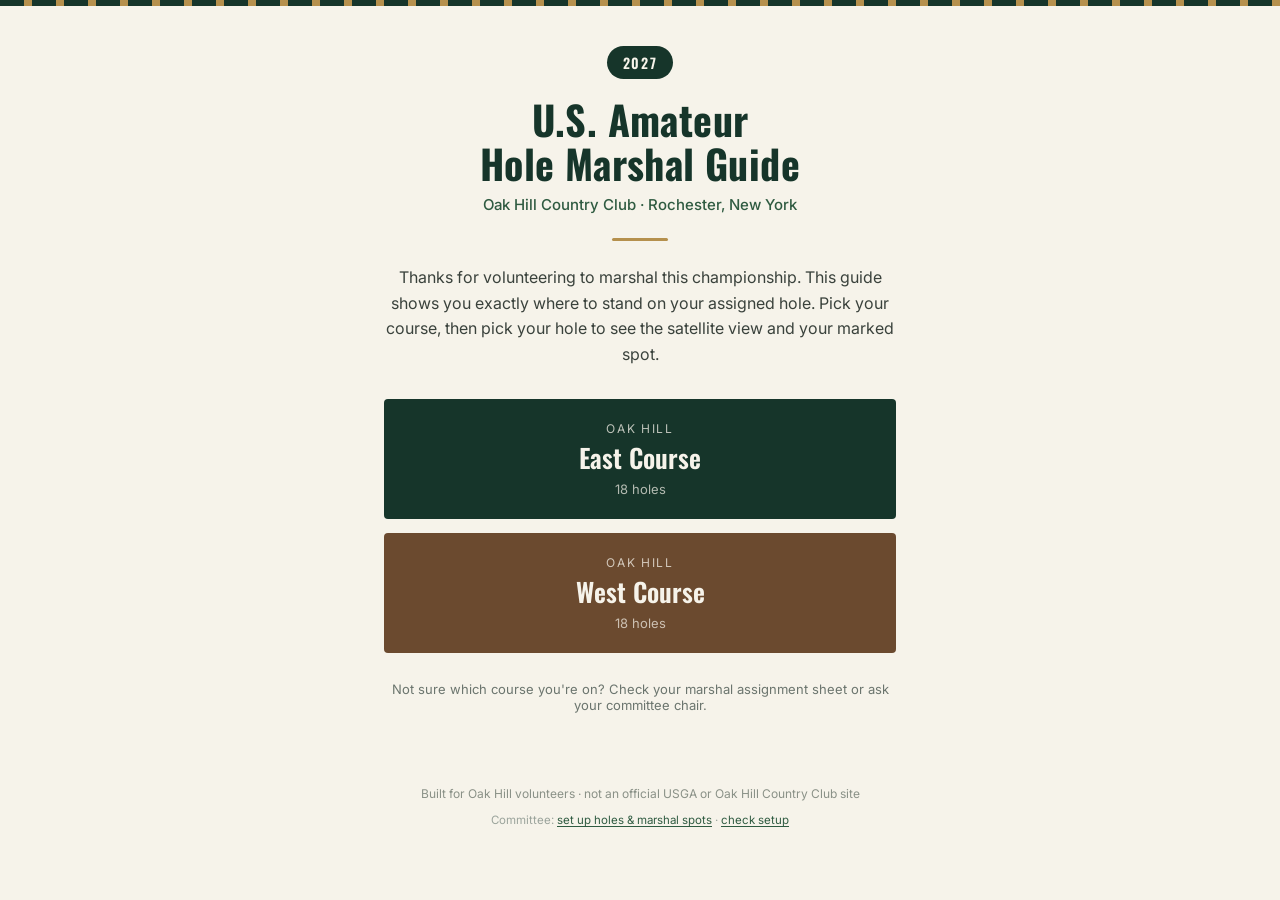
<file: index.html>
<!DOCTYPE html>
<html lang="en">
<head>
<meta charset="UTF-8">
<meta name="viewport" content="width=device-width, initial-scale=1.0, maximum-scale=1.0">
<title>Marshal Field Guide — Oak Hill Country Club</title>
<link rel="preconnect" href="https://fonts.googleapis.com">
<link href="https://fonts.googleapis.com/css2?family=Oswald:wght@500;600;700&family=Inter:wght@400;500;600&display=swap" rel="stylesheet">
<link rel="stylesheet" href="css/style.css">
</head>
<body>

<div class="ribbon"></div>

<main class="welcome">
  <div class="badge-row"><span class="year-badge">2027</span></div>
  <h1 class="event-title">U.S. Amateur<br>Hole Marshal Guide</h1>
  <p class="venue-line">Oak Hill Country Club &middot; Rochester, New York</p>
  <div class="divider"></div>
  <p class="welcome-copy">
    Thanks for volunteering to marshal this championship. This guide shows you
    exactly where to stand on your assigned hole. Pick your course, then pick
    your hole to see the satellite view and your marked spot.
  </p>
  <div class="course-picker">
    <a class="course-btn course-btn--east" href="course.html?course=east">
      <span class="course-btn__label">Oak Hill</span>
      <span class="course-btn__name">East&nbsp;Course</span>
      <span class="course-btn__meta">18 holes</span>
    </a>
    <a class="course-btn course-btn--west" href="course.html?course=west">
      <span class="course-btn__label">Oak Hill</span>
      <span class="course-btn__name">West&nbsp;Course</span>
      <span class="course-btn__meta">18 holes</span>
    </a>
  </div>
  <p class="footnote">Not sure which course you're on? Check your marshal assignment sheet or ask your committee chair.</p>
</main>

<footer class="site-footer">
  <p>Built for Oak Hill volunteers &middot; not an official USGA or Oak Hill Country Club site</p>
  <p class="site-footer__admin">
    Committee: <a href="admin.html">set up holes &amp; marshal spots</a>
    &middot; <a href="preflight.html">check setup</a>
  </p>
</footer>

</body>
</html>
</file>
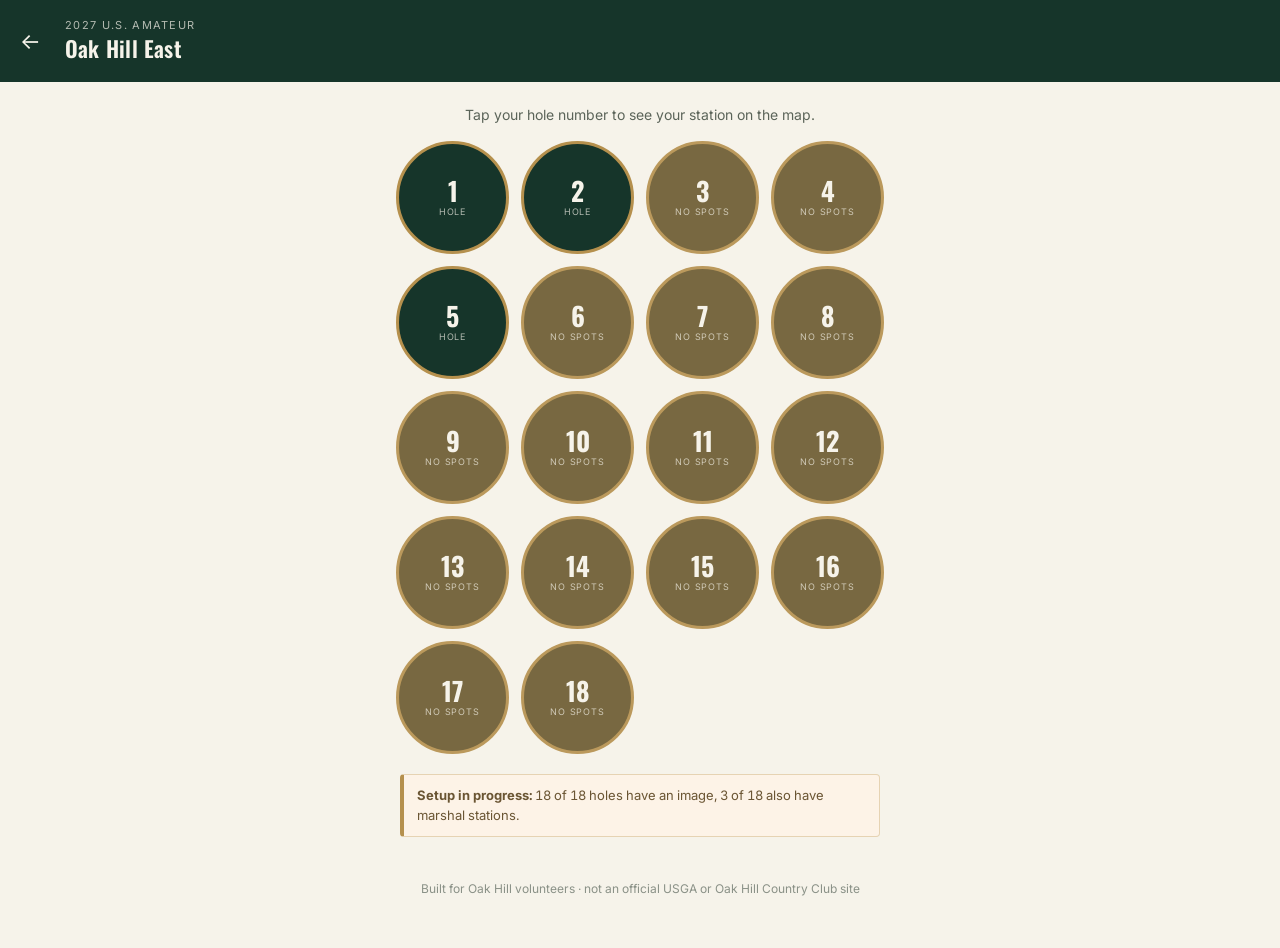
<file: course.html>
<!DOCTYPE html>
<html lang="en">
<head>
<meta charset="UTF-8">
<meta name="viewport" content="width=device-width, initial-scale=1.0">
<title>Select Hole — Oak Hill Marshal Guide</title>
<link rel="preconnect" href="https://fonts.googleapis.com">
<link href="https://fonts.googleapis.com/css2?family=Oswald:wght@500;600;700&family=Inter:wght@400;500;600&display=swap" rel="stylesheet">
<link rel="stylesheet" href="css/style.css">
</head>
<body class="course-page">

<header class="course-header">
  <a href="index.html" class="back-link" aria-label="Back to home">&larr;</a>
  <div class="course-header__text">
    <span class="course-header__eyebrow">2027 U.S. Amateur</span>
    <h1 class="course-header__title" id="course-title">Loading course&hellip;</h1>
  </div>
</header>

<main class="hole-grid-wrap">
  <p class="hole-grid-instructions">Tap your hole number to see your station on the map.</p>
  <div class="hole-grid" id="hole-grid" role="list"></div>
  <p class="grid-summary" id="grid-summary" hidden></p>
</main>

<footer class="site-footer">
  <p>Built for Oak Hill volunteers &middot; not an official USGA or Oak Hill Country Club site</p>
</footer>

<script src="js/holes-data.js"></script>
<script src="js/app.js"></script>
<script>
  renderCoursePage();
</script>
</body>
</html>
</file>
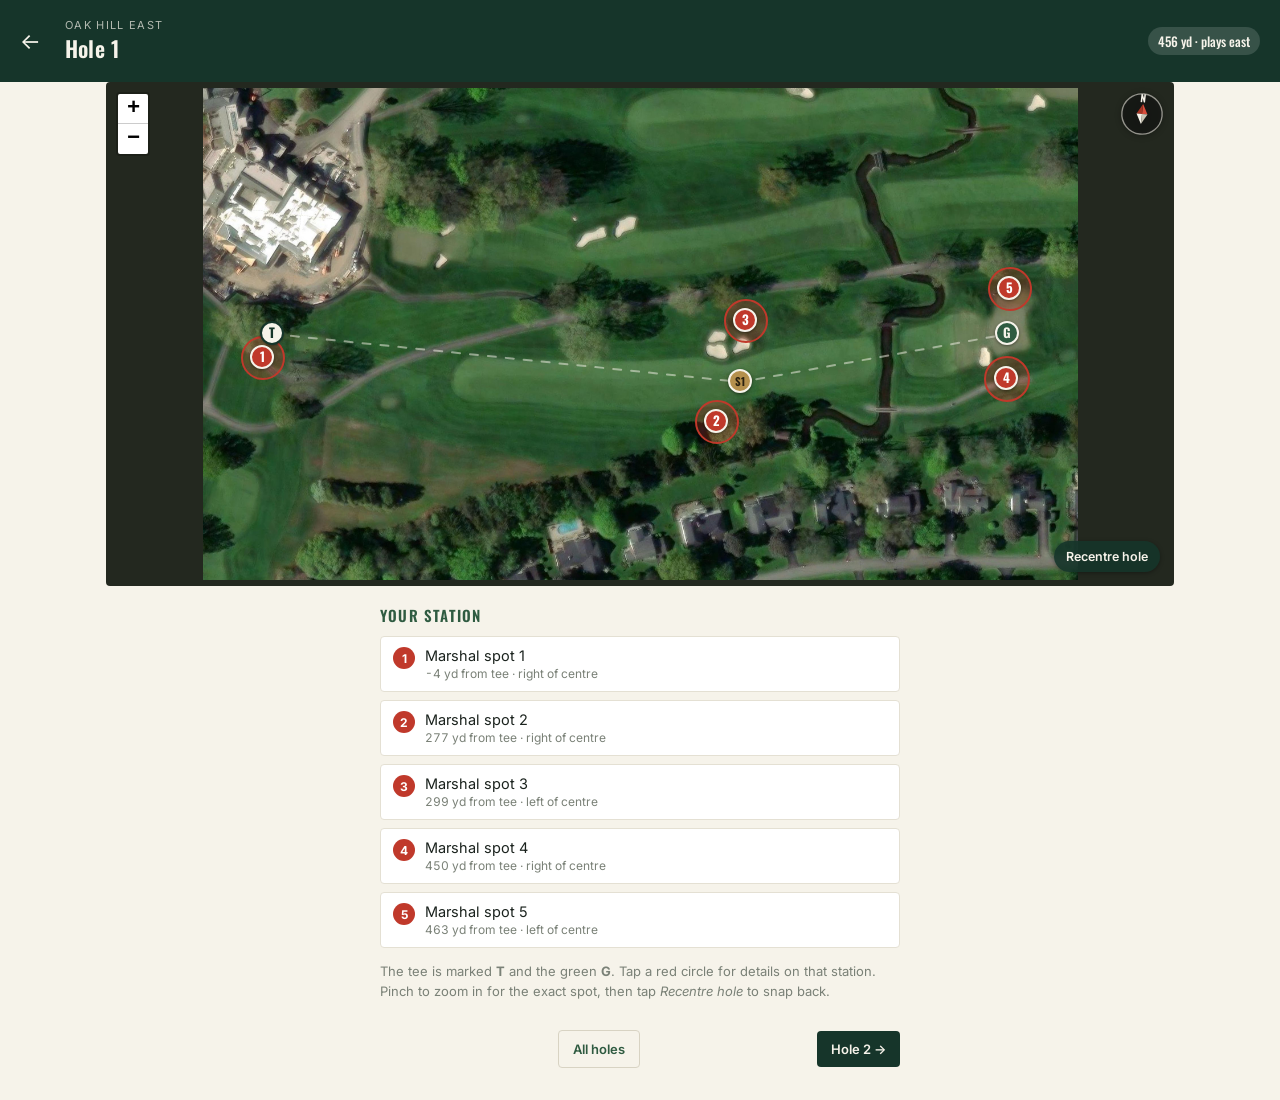
<file: hole.html>
<!DOCTYPE html>
<html lang="en">
<head>
<meta charset="UTF-8">
<meta name="viewport" content="width=device-width, initial-scale=1.0">
<title>Hole Station — Oak Hill Marshal Guide</title>
<link rel="preconnect" href="https://fonts.googleapis.com">
<link href="https://fonts.googleapis.com/css2?family=Oswald:wght@500;600;700&family=Inter:wght@400;500;600&display=swap" rel="stylesheet">
<link rel="stylesheet" href="vendor/leaflet/leaflet.css"/>
<link rel="stylesheet" href="css/style.css">
</head>
<body class="hole-page">

<header class="hole-header">
  <a href="#" class="back-link" id="back-link" aria-label="Back to course">&larr;</a>
  <div class="hole-header__text">
    <span class="hole-header__eyebrow" id="hole-eyebrow">Oak Hill</span>
    <h1 class="hole-header__title" id="hole-title">Hole &mdash;</h1>
  </div>
  <span class="hole-flag" id="hole-par"></span>
</header>

<div class="map-frame">
  <div id="map"></div>
  <button type="button" class="map-recenter" id="hole-recenter">Recentre hole</button>
</div>

<p class="admin-warning" id="hole-no-image" hidden>
  This hole hasn't been prepared yet — there's no hole image for it.
</p>

<section class="hole-info" id="hole-info">
  <h2 class="hole-info__heading">Your station</h2>
  <ul class="marshal-list" id="marshal-list"></ul>
  <p class="hole-info__note">
    The tee is marked <strong>T</strong> and the green <strong>G</strong>. Tap a red circle for
    details on that station. Pinch to zoom in for the exact spot, then tap
    <em>Recentre hole</em> to snap back.
  </p>
</section>

<nav class="hole-pager" id="hole-pager"></nav>

<script src="vendor/leaflet/leaflet.js"></script>
<script src="vendor/leaflet/leaflet-rotate.js"></script>
<script src="js/holes-data.js"></script>
<script src="js/app.js"></script>
<script>
  renderHolePage();
</script>
</body>
</html>
</file>
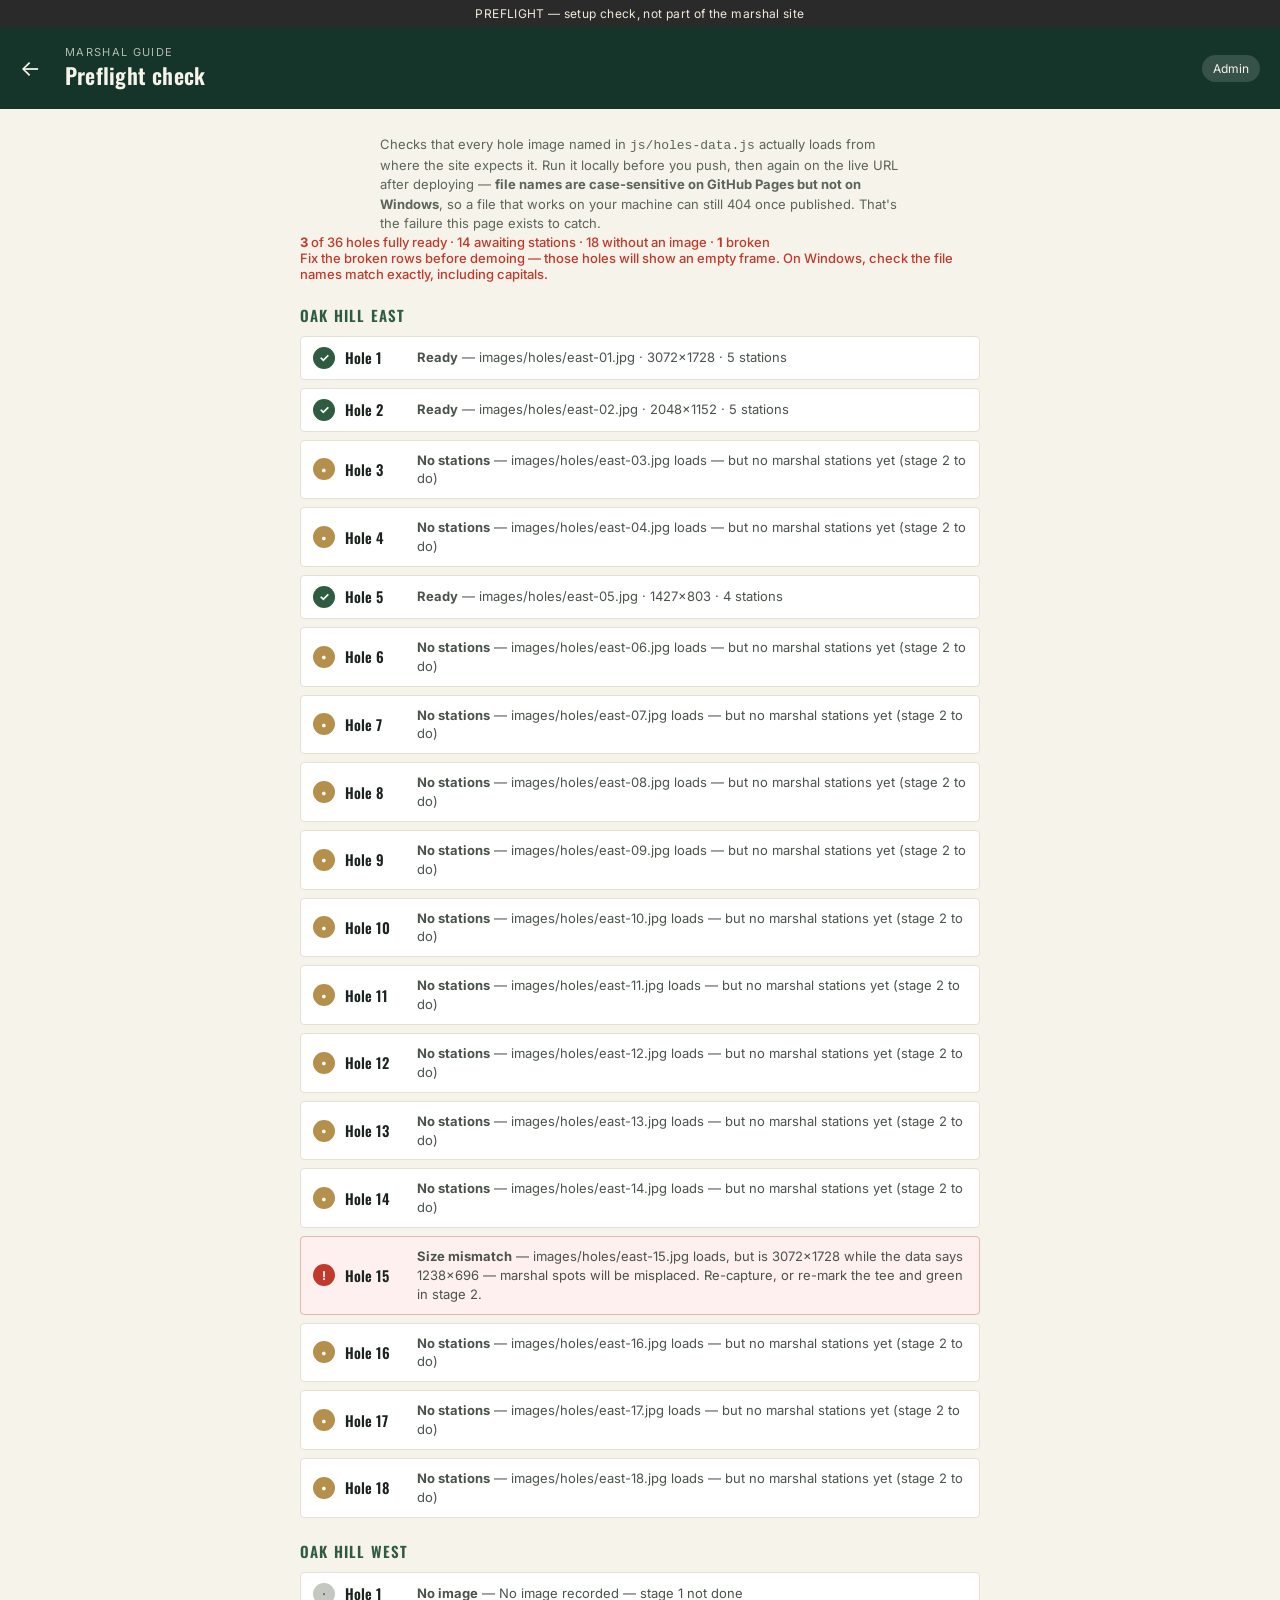
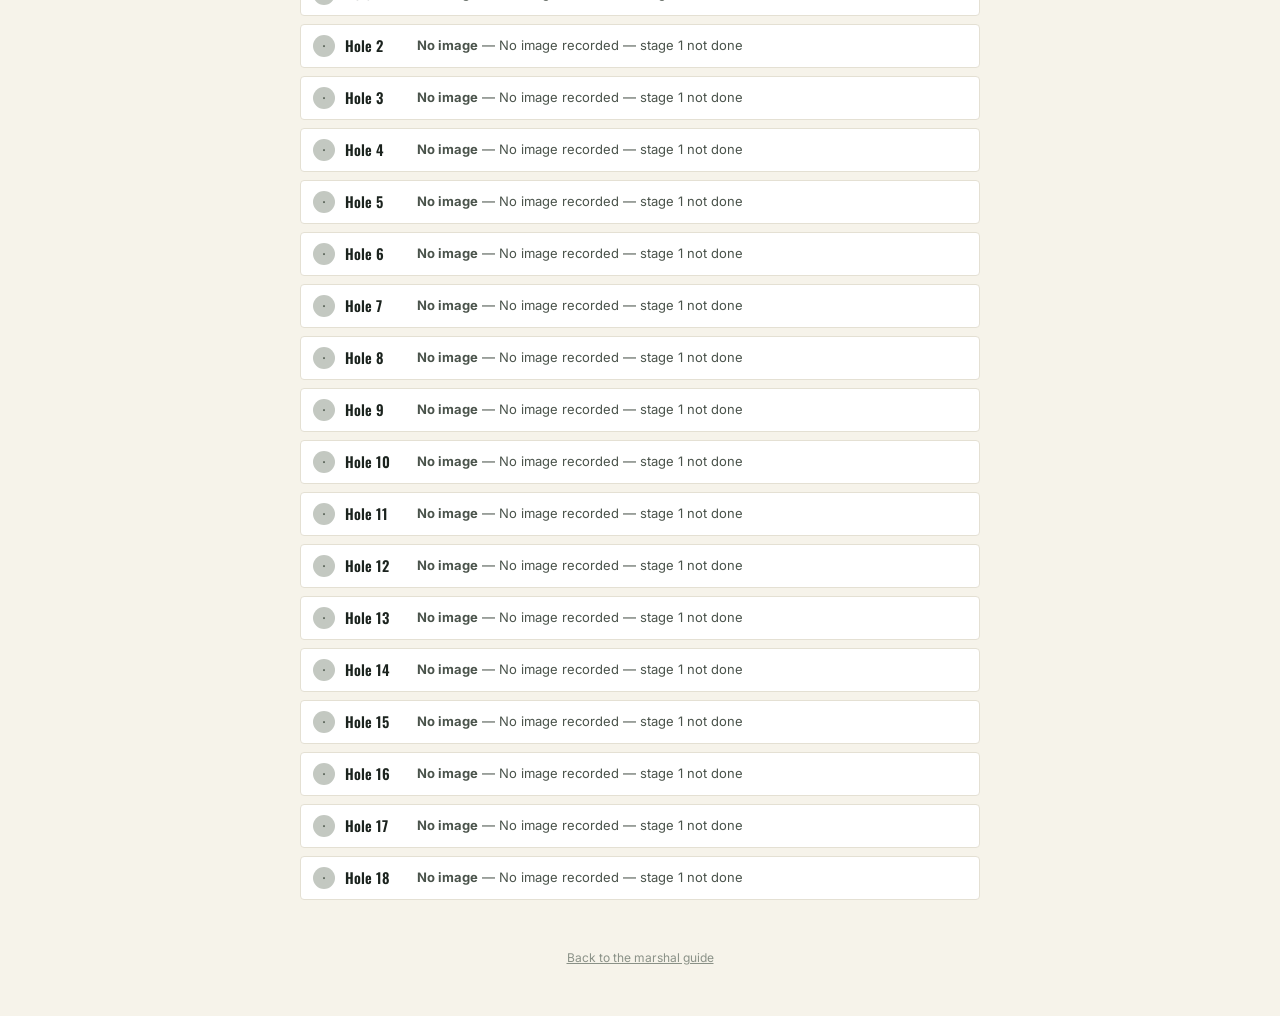
<file: preflight.html>
<!DOCTYPE html>
<html lang="en">
<head>
<meta charset="UTF-8">
<meta name="viewport" content="width=device-width, initial-scale=1.0">
<title>Preflight check — Oak Hill Marshal Guide</title>
<meta name="robots" content="noindex, nofollow">
<link rel="preconnect" href="https://fonts.googleapis.com">
<link href="https://fonts.googleapis.com/css2?family=Oswald:wght@500;600;700&family=Inter:wght@400;500;600&display=swap" rel="stylesheet">
<link rel="stylesheet" href="css/style.css">
</head>
<body class="admin-page">

<div class="admin-banner">PREFLIGHT — setup check, not part of the marshal site</div>

<header class="admin-header">
  <a href="index.html" class="back-link" aria-label="Back to the welcome page">&larr;</a>
  <div class="admin-header__text">
    <span class="admin-header__eyebrow">Marshal Guide</span>
    <h1 class="admin-header__title">Preflight check</h1>
  </div>
  <a href="admin.html" class="admin-header__link">Admin</a>
</header>

<div class="admin-panel">
  <p class="admin-instructions">
    Checks that every hole image named in <code>js/holes-data.js</code> actually loads from where
    the site expects it. Run it locally before you push, then again on the live URL after
    deploying — <strong>file names are case-sensitive on GitHub Pages but not on Windows</strong>,
    so a file that works on your machine can still 404 once published. That's the failure this
    page exists to catch.
  </p>
  <p class="admin-status" id="summary">Checking…</p>
  <div id="results"></div>
</div>

<footer class="site-footer">
  <p><a href="index.html" style="text-decoration:underline">Back to the marshal guide</a></p>
</footer>

<script src="js/holes-data.js"></script>
<script src="js/app.js"></script>
<script>
/* Images are loaded with Image() rather than fetch() so this page also works
   when opened straight off disk as a file:// URL, where fetch is blocked. */
function loadCheck(src) {
  return new Promise(resolve => {
    const img = new Image();
    img.onload = () => resolve({ ok: true, w: img.naturalWidth, h: img.naturalHeight });
    img.onerror = () => resolve({ ok: false });
    img.src = src + (src.includes('?') ? '&' : '?') + 'pf=' + Date.now(); // dodge cache
  });
}

function hasImage(h) {
  const i = h && h.image;
  return !!(i && i.src && i.width && i.height && i.tee && i.green);
}

(async function () {
  const rows = [];
  let ready = 0, brokenImage = 0, noImage = 0, noStations = 0, dimMismatch = 0, total = 0;

  for (const key of ['east', 'west']) {
    const course = HOLES_DATA[key];
    if (!course) continue;
    const holeRows = [];

    for (const h of course.holes) {
      total++;
      const nStations = (h.marshals || []).length;
      let state, detail;

      if (!hasImage(h)) {
        state = 'no-image';
        noImage++;
        detail = 'No image recorded — stage 1 not done';
      } else {
        const res = await loadCheck(resolveImageSrc(h.image.src));
        if (!res.ok) {
          state = 'broken';
          brokenImage++;
          detail = `<strong>${resolveImageSrc(h.image.src)}</strong> did not load — file missing, or its name differs in letter case`;
        } else if (res.w !== h.image.width || res.h !== h.image.height) {
          state = 'mismatch';
          dimMismatch++;
          detail = `${resolveImageSrc(h.image.src)} loads, but is ${res.w}×${res.h} while the data says `
                 + `${h.image.width}×${h.image.height} — marshal spots will be misplaced. `
                 + `Re-capture, or re-mark the tee and green in stage 2.`;
        } else if (!nStations) {
          state = 'no-stations';
          noStations++;
          detail = `${resolveImageSrc(h.image.src)} loads — but no marshal stations yet (stage 2 to do)`;
        } else {
          state = 'ready';
          ready++;
          detail = `${resolveImageSrc(h.image.src)} · ${res.w}×${res.h} · ${nStations} station${nStations === 1 ? '' : 's'}`;
        }
      }
      holeRows.push({ n: h.number, state, detail });
    }
    rows.push({ name: course.name, holes: holeRows });
  }

  const LABEL = {
    ready: ['✓', 'Ready'],
    'no-stations': ['•', 'No stations'],
    'no-image': ['·', 'No image'],
    broken: ['✕', 'Image missing'],
    mismatch: ['!', 'Size mismatch']
  };

  document.getElementById('results').innerHTML = rows.map(c => `
    <h2 class="hole-info__heading" style="margin-top:22px">${c.name}</h2>
    <ul class="marshal-list">
      ${c.holes.map(r => `
        <li class="marshal-list__item pf-row pf-row--${r.state}">
          <span class="pf-badge">${LABEL[r.state][0]}</span>
          <span class="pf-hole">Hole ${r.n}</span>
          <span class="pf-detail"><strong>${LABEL[r.state][1]}</strong> — ${r.detail}</span>
        </li>`).join('')}
    </ul>`).join('');

  const problems = brokenImage + dimMismatch;
  const s = document.getElementById('summary');
  s.innerHTML =
    `<strong>${ready}</strong> of ${total} holes fully ready · `
    + `${noStations} awaiting stations · ${noImage} without an image · `
    + `<strong>${problems}</strong> broken`;
  s.style.color = problems ? '#C0392B' : (ready ? '#2F5B41' : '#6a5533');

  if (problems) {
    s.innerHTML += '<br>Fix the broken rows before demoing — those holes will show an empty '
      + 'frame. On Windows, check the file names match exactly, including capitals.';
  } else if (ready) {
    s.innerHTML += '<br>Every referenced image loads correctly.';
  }
})();
</script>
</body>
</html>
</file>
<file: css/style.css>
/* ============================================================
   Oak Hill Marshal Guide
   Palette: fairway green #16352A, turf #2F5B41, cream #F6F3EA,
            brass #B5904D, flag red #C0392B, ink #1B231E
   Display type: Oswald (condensed, scoreboard feel)
   Body type: Inter
   ============================================================ */

:root {
  --fairway: #16352A;
  --turf: #2F5B41;
  --cream: #F6F3EA;
  --brass: #B5904D;
  --flag: #C0392B;
  --ink: #1B231E;
  --west-accent: #6B4A2F; /* warmer, earthier accent for West course */

  --radius: 4px;
}

* { box-sizing: border-box; }

html, body {
  margin: 0;
  padding: 0;
  background: var(--cream);
  color: var(--ink);
  font-family: 'Inter', -apple-system, BlinkMacSystemFont, sans-serif;
  -webkit-tap-highlight-color: transparent;
}

h1, h2 {
  font-family: 'Oswald', sans-serif;
  letter-spacing: 0.01em;
  margin: 0;
}

a { text-decoration: none; color: inherit; }

@media (prefers-reduced-motion: reduce) {
  * { animation: none !important; transition: none !important; }
}

/* ---------- Ribbon (top accent bar, like a flagstick pennant) ---------- */
.ribbon {
  height: 6px;
  background: repeating-linear-gradient(
    90deg,
    var(--fairway) 0px, var(--fairway) 24px,
    var(--brass) 24px, var(--brass) 32px
  );
}

/* ---------- Welcome page ---------- */
.welcome {
  max-width: 560px;
  margin: 0 auto;
  padding: 40px 24px 24px;
  text-align: center;
}

.badge-row { margin-bottom: 18px; }

.year-badge {
  display: inline-block;
  background: var(--fairway);
  color: var(--cream);
  font-family: 'Oswald', sans-serif;
  font-weight: 600;
  font-size: 14px;
  letter-spacing: 0.12em;
  padding: 6px 16px;
  border-radius: 999px;
}

.event-title {
  font-size: clamp(28px, 8vw, 40px);
  font-weight: 700;
  color: var(--fairway);
  line-height: 1.1;
}

.venue-line {
  margin-top: 10px;
  font-size: 15px;
  color: var(--turf);
  font-weight: 500;
}

.divider {
  width: 56px;
  height: 3px;
  background: var(--brass);
  margin: 24px auto;
  border-radius: 2px;
}

.welcome-copy {
  font-size: 16px;
  line-height: 1.6;
  color: #3a423c;
  margin: 0 auto 32px;
}

.course-picker {
  display: flex;
  flex-direction: column;
  gap: 14px;
}

.course-btn {
  display: flex;
  flex-direction: column;
  align-items: center;
  justify-content: center;
  padding: 22px 16px;
  border-radius: var(--radius);
  color: var(--cream);
  position: relative;
  transition: transform 0.15s ease;
  border: none;
  cursor: pointer;
  font: inherit;
  width: 100%;
}
.course-btn:active { transform: scale(0.98); }

.course-btn--east { background: var(--fairway); }
.course-btn--west { background: var(--west-accent); }

.course-btn__label {
  font-size: 12px;
  letter-spacing: 0.14em;
  text-transform: uppercase;
  opacity: 0.75;
}
.course-btn__name {
  font-family: 'Oswald', sans-serif;
  font-size: 26px;
  font-weight: 600;
  margin-top: 2px;
}
.course-btn__meta {
  font-size: 13px;
  opacity: 0.7;
  margin-top: 4px;
}

.footnote {
  margin-top: 28px;
  font-size: 13px;
  color: #6b756e;
}

.site-footer {
  text-align: center;
  padding: 24px 16px 40px;
  font-size: 12px;
  color: #8a9187;
}

/* ---------- Course header (shared East/West theming) ---------- */
.course-header, .hole-header, .admin-header {
  display: flex;
  align-items: center;
  gap: 14px;
  padding: 18px 20px;
  background: var(--fairway);
  color: var(--cream);
}
.theme-west .course-header,
.theme-west .hole-header {
  background: var(--west-accent);
}

.back-link {
  font-size: 22px;
  line-height: 1;
  padding: 6px 10px;
  margin-left: -10px;
  border-radius: 999px;
}
.back-link:active { background: rgba(255,255,255,0.15); }

.course-header__eyebrow, .hole-header__eyebrow, .admin-header__eyebrow {
  display: block;
  font-size: 11px;
  letter-spacing: 0.12em;
  text-transform: uppercase;
  opacity: 0.7;
}
.course-header__title, .hole-header__title, .admin-header__title {
  font-size: 22px;
  font-weight: 600;
}
.hole-header__text, .admin-header__text { flex: 1; min-width: 0; }
.hole-flag {
  font-family: 'Oswald', sans-serif;
  font-size: 13px;
  font-weight: 500;
  background: rgba(255,255,255,0.14);
  padding: 4px 10px;
  border-radius: 999px;
  white-space: nowrap;
}

/* ---------- Hole grid (tee-marker style buttons) ---------- */
.hole-grid-wrap {
  max-width: 520px;
  margin: 0 auto;
  padding: 20px 16px 8px;
}

.hole-grid-instructions {
  font-size: 14px;
  color: #5b6459;
  text-align: center;
  margin: 4px 0 18px;
}

.hole-grid {
  display: grid;
  grid-template-columns: repeat(3, 1fr);
  gap: 12px;
}
@media (min-width: 420px) {
  .hole-grid { grid-template-columns: repeat(4, 1fr); }
}

.hole-tile {
  aspect-ratio: 1;
  border-radius: 50%;
  background: var(--fairway);
  color: var(--cream);
  display: flex;
  flex-direction: column;
  align-items: center;
  justify-content: center;
  border: 3px solid var(--brass);
  transition: transform 0.12s ease;
}
.theme-west .hole-tile { background: var(--west-accent); }
.hole-tile:active { transform: scale(0.93); }

.hole-tile__number {
  font-family: 'Oswald', sans-serif;
  font-size: 26px;
  font-weight: 700;
  line-height: 1;
}
.hole-tile__label {
  font-size: 9px;
  letter-spacing: 0.1em;
  text-transform: uppercase;
  opacity: 0.7;
  margin-top: 2px;
}

/* ---------- Hole detail / map page ---------- */
/* The map's shape follows the hole's orientation: tall on phones (hole runs
   bottom-to-top) and wide on computers (hole runs left-to-right). The 700px
   breakpoint must match WIDE_LAYOUT_MIN_PX in js/app.js. */
.map-frame {
  position: relative;
  width: 100%;
}

#map, #geo-map, #img-map {
  width: 100%;
  height: 60vh;
  min-height: 340px;
  background: #d8d4c8;
}

@media (min-width: 700px) {
  .map-frame {
    max-width: 1100px;
    margin: 0 auto;
    padding: 0 16px;
  }
  #map, #geo-map, #img-map {
    height: 56vh;
    min-height: 380px;
    border-radius: var(--radius);
  }
}

/* Admin's "phone" preview: squeeze the map to a portrait, phone-ish frame
   so the framing shown is the framing marshals will actually get. */
/* Admin's phone preview: constrain to a portrait, phone-shaped frame. */
.map-frame--narrow .map-frame,
.map-frame--narrow #img-map {
  max-width: 420px;
  margin: 0 auto;
}
.map-frame--narrow #img-map {
  height: 64vh;
  min-height: 420px;
}

.map-recenter {
  position: absolute;
  right: 14px;
  bottom: 14px;
  z-index: 500;
  font: inherit;
  font-size: 12.5px;
  font-weight: 600;
  padding: 8px 12px;
  border: none;
  border-radius: 999px;
  background: rgba(22,53,42,0.9);
  color: var(--cream);
  cursor: pointer;
  box-shadow: 0 1px 4px rgba(0,0,0,0.35);
}
.theme-west .map-recenter { background: rgba(107,74,47,0.92); }
@media (min-width: 700px) {
  .map-recenter { right: 30px; }
}

/* Tee / green endpoint markers */
.hole-endpoint__mark {
  display: flex;
  align-items: center;
  justify-content: center;
  width: 24px;
  height: 24px;
  border-radius: 50%;
  font-family: 'Oswald', sans-serif;
  font-size: 13px;
  font-weight: 700;
  box-shadow: 0 1px 3px rgba(0,0,0,0.45);
}
.hole-endpoint__mark--tee {
  background: var(--cream);
  color: var(--fairway);
  border: 2px solid var(--fairway);
}
.hole-endpoint__mark--green {
  background: var(--turf);
  color: var(--cream);
  border: 2px solid var(--cream);
}

/* Shown inside #map when Leaflet itself failed to load */
.map-message {
  display: flex;
  align-items: center;
  justify-content: center;
  background: #e8e4d8;
  padding: 20px;
}
.map-message__inner {
  max-width: 340px;
  text-align: center;
  font-size: 13.5px;
  line-height: 1.5;
  color: #5b6459;
}
.map-message__inner strong {
  display: block;
  margin-bottom: 6px;
  color: var(--flag);
}
.map-message__inner code {
  background: #fff;
  padding: 1px 4px;
  border-radius: 3px;
}

/* Shown over the map when satellite tiles can't be reached. Anchored to the
   top so it never collides with the Recentre button in the bottom corner. */
.map-offline-note {
  position: absolute;
  left: 60px;
  right: 10px;
  top: 10px;
  z-index: 450;
  background: rgba(27,35,30,0.88);
  color: #f2eee2;
  font-size: 12px;
  line-height: 1.45;
  padding: 8px 10px;
  border-radius: var(--radius);
  pointer-events: none;
}

.marshal-pin__dot {
  display: block;
  width: 18px;
  height: 18px;
  border-radius: 50% 50% 50% 0;
  background: var(--flag);
  border: 2px solid var(--cream);
  transform: rotate(-45deg);
  box-shadow: 0 1px 3px rgba(0,0,0,0.4);
}

.marshal-pin__num {
  display: flex;
  align-items: center;
  justify-content: center;
  width: 24px;
  height: 24px;
  border-radius: 50%;
  background: var(--flag);
  color: #fff;
  border: 2px solid var(--cream);
  font-family: 'Oswald', sans-serif;
  font-size: 13px;
  font-weight: 700;
  box-shadow: 0 1px 3px rgba(0,0,0,0.4);
}

.hole-info {
  max-width: 560px;
  margin: 0 auto;
  padding: 18px 20px 8px;
}

.hole-info__heading {
  font-size: 15px;
  font-weight: 600;
  text-transform: uppercase;
  letter-spacing: 0.08em;
  color: var(--turf);
  margin-bottom: 10px;
}

.marshal-list {
  list-style: none;
  margin: 0 0 14px;
  padding: 0;
  display: flex;
  flex-direction: column;
  gap: 8px;
}
.marshal-list__item {
  display: flex;
  align-items: flex-start;
  gap: 10px;
  background: #fff;
  border: 1px solid #e4e0d3;
  border-radius: var(--radius);
  padding: 10px 12px;
  font-size: 14.5px;
}
.marshal-list__num {
  flex-shrink: 0;
  width: 22px;
  height: 22px;
  border-radius: 50%;
  background: var(--flag);
  color: #fff;
  font-size: 12px;
  font-weight: 700;
  display: flex;
  align-items: center;
  justify-content: center;
}

.hole-info__note {
  font-size: 13px;
  color: #7a8177;
  line-height: 1.5;
}

.hole-pager {
  max-width: 560px;
  margin: 0 auto;
  padding: 8px 20px 32px;
  display: flex;
  align-items: center;
  justify-content: space-between;
  gap: 8px;
}

.pager-btn {
  font-size: 13px;
  font-weight: 600;
  padding: 10px 14px;
  border-radius: var(--radius);
  background: var(--fairway);
  color: var(--cream);
  white-space: nowrap;
  border: none;
  cursor: pointer;
  font-family: inherit;
}
.theme-west .pager-btn { background: var(--west-accent); }
.pager-btn--all {
  background: transparent;
  color: var(--turf);
  border: 1px solid #d8d3c3;
}

/* ============================================================
   Admin — hole/marshal spot editor (not linked from marshal nav)
   ============================================================ */

.admin-banner {
  background: #2a2a2a;
  color: #f0ead9;
  font-size: 12px;
  text-align: center;
  padding: 6px 10px;
  letter-spacing: 0.03em;
}

/* ---------- compass rose ----------
   Sits above the map, small enough to ignore and large enough to read with
   the phone at arm's length in sun. */
.hole-compass {
  position: absolute;
  top: 10px;
  right: 10px;
  width: 44px;
  height: 44px;
  z-index: 500;          /* above tiles and overlays, below Leaflet popups */
  pointer-events: none;
  filter: drop-shadow(0 1px 3px rgba(0, 0, 0, 0.45));
}
.hole-compass__rose {
  width: 100%;
  height: 100%;
  transform-origin: 50% 50%;
  transition: transform 160ms ease-out;
}
.hole-compass__disc {
  fill: rgba(20, 22, 20, 0.62);
  stroke: rgba(246, 243, 234, 0.55);
  stroke-width: 1.5;
}
/* Lit side of each needle half, then the shaded side, so the needle reads as
   a solid object rather than a flat triangle. */
.hole-compass__n      { fill: #d94f3d; }
.hole-compass__n-dark { fill: #a83626; }
.hole-compass__s      { fill: #f6f3ea; }
.hole-compass__s-dark { fill: #c9c4b4; }
.hole-compass__label {
  fill: #f6f3ea;
  font-family: 'Oswald', system-ui, sans-serif;
  font-size: 11px;
  font-weight: 700;
  text-anchor: middle;
  letter-spacing: 0.04em;
}

@media (max-width: 480px) {
  .hole-compass { width: 38px; height: 38px; top: 8px; right: 8px; }
}

/* Imagery source picker. */
.imagery-picker {
  margin: 0 0 14px;
  padding: 10px 12px;
  background: #f7f4ec;
  border: 1px solid #e0d8c4;
  border-radius: var(--radius);
}
.imagery-picker__label {
  display: block;
  font-size: 11px;
  letter-spacing: 0.06em;
  text-transform: uppercase;
  color: #7a6b4f;
  margin-bottom: 5px;
}
/* Matches the course/hole selects above rather than inventing a second style. */
.imagery-picker .admin-select {
  width: 100%;
  font: inherit;
  font-size: 15px;
  padding: 8px 10px;
  border-radius: var(--radius);
  border: 1px solid #d8d3c3;
  background: #fff;
  color: var(--ink);
}
.imagery-picker__note,
.imagery-picker__detail {
  margin: 6px 0 0;
  font-size: 12px;
  line-height: 1.45;
  color: #6a5533;
}
.imagery-picker__detail { color: #4a7c52; font-weight: 500; }

/* Confirmation that an upload landed. The file input clears itself, so this
   is the only thing on screen that says so -- it has to read as a result. */
.upload-state {
  margin: 8px 0 0;
  padding: 8px 10px;
  font-size: 12.5px;
  line-height: 1.5;
  color: #2f4f36;
  background: #eef5ee;
  border: 1px solid #c6dcc8;
  border-left: 3px solid #4a7c52;
  border-radius: 4px;
}
.upload-state code {
  font-size: 11.5px;
  background: rgba(0, 0, 0, 0.06);
  padding: 1px 4px;
  border-radius: 3px;
  word-break: break-all;
}

/* Start-up failures. Deliberately loud: the whole point is that a broken
   admin page announces itself instead of just behaving oddly. */
.boot-error {
  background: #7f1d1d;
  color: #fff5f5;
  font-size: 13px;
  line-height: 1.45;
  padding: 10px 14px;
  border-bottom: 2px solid #450a0a;
}

.boot-error code {
  display: inline-block;
  margin-top: 4px;
  font-size: 12px;
  background: rgba(0, 0, 0, 0.28);
  padding: 3px 6px;
  border-radius: 3px;
  word-break: break-word;
}

.admin-controls {
  max-width: 560px;
  margin: 0 auto;
  padding: 16px 20px 0;
  display: flex;
  flex-wrap: wrap;
  align-items: flex-end;
  gap: 12px;
}
.admin-controls label {
  display: flex;
  flex-direction: column;
  font-size: 11px;
  letter-spacing: 0.08em;
  text-transform: uppercase;
  color: var(--turf);
  gap: 4px;
  flex: 1;
  min-width: 120px;
}
.admin-controls select {
  font: inherit;
  font-size: 15px;
  padding: 8px 10px;
  border-radius: var(--radius);
  border: 1px solid #d8d3c3;
  background: #fff;
  color: var(--ink);
}
.admin-nav-btns {
  display: flex;
  gap: 8px;
}

.admin-instructions {
  max-width: 560px;
  margin: 10px auto 0;
  padding: 0 20px;
  font-size: 13px;
  color: #5b6459;
  line-height: 1.5;
}

.admin-panel {
  max-width: 560px;
  margin: 0 auto;
  padding: 16px 20px 0;
}

.admin-panel__row {
  display: flex;
  flex-wrap: wrap;
  align-items: center;
  justify-content: space-between;
  gap: 10px;
  margin-bottom: 16px;
}

.admin-hole-meta {
  font-size: 12px;
  color: #7a8177;
  font-variant-numeric: tabular-nums;
}

.admin-spot-row {
  align-items: center;
}
.admin-spot-fields {
  flex: 1;
  min-width: 0;
  display: flex;
  flex-direction: column;
  gap: 6px;
}
.admin-spot-label {
  font: inherit;
  font-size: 14px;
  padding: 6px 8px;
  border-radius: var(--radius);
  border: 1px solid #d8d3c3;
  width: 100%;
}
.admin-spot-radius {
  display: flex;
  align-items: center;
  gap: 8px;
  font-size: 12px;
  color: #5b6459;
}
.admin-radius-btn {
  width: 26px;
  height: 26px;
  border-radius: 50%;
  border: 1px solid #d8d3c3;
  background: #fff;
  font-size: 16px;
  line-height: 1;
  cursor: pointer;
}
.admin-spot-remove {
  flex-shrink: 0;
  width: 26px;
  height: 26px;
  border-radius: 50%;
  border: none;
  background: #f1ece0;
  color: var(--flag);
  font-size: 16px;
  line-height: 1;
  cursor: pointer;
}

.admin-export {
  margin-bottom: 40px;
  display: flex;
  flex-direction: column;
  gap: 12px;
}

/* ---------- Admin: draft-vs-file conflict notice ---------- */
.draft-conflict {
  max-width: 980px;
  margin: 14px auto 0;
  padding: 13px 15px;
  background: #fdf3e7;
  border: 1px solid #e6d3b3;
  border-left: 4px solid var(--brass);
  border-radius: var(--radius);
  display: flex;
  flex-wrap: wrap;
  align-items: center;
  gap: 10px 14px;
}
.draft-conflict__text {
  flex: 1;
  min-width: 240px;
  margin: 0;
  font-size: 13.5px;
  line-height: 1.5;
  color: #6a5533;
}

/* Same frame as the draft conflict, cooler colour: this one reports something
   already put right rather than asking you to choose. */
.placeholder-notice {
  max-width: 980px;
  margin: 14px auto 0;
  padding: 13px 15px;
  background: #eef5ee;
  border: 1px solid #c6dcc8;
  border-left: 4px solid #4a7c52;
  border-radius: var(--radius);
  display: flex;
  flex-wrap: wrap;
  align-items: center;
  gap: 10px 14px;
}
.placeholder-notice__text {
  flex: 1;
  min-width: 240px;
  margin: 0;
  font-size: 13.5px;
  line-height: 1.5;
  color: #33513a;
}
.placeholder-notice__ask {
  display: inline-block;
  margin-top: 4px;
  color: #6a5533;
}
.draft-conflict__text code {
  background: #fff;
  padding: 1px 4px;
  border-radius: 3px;
}
.draft-conflict__actions { display: flex; gap: 8px; flex-wrap: wrap; }

/* An author `display` rule beats the UA stylesheet's [hidden]{display:none},
   so anything toggled via the hidden attribute needs this guard. */
[hidden] { display: none !important; }

/* ---------- Admin: two-column workspace on wide screens ----------
   Mapping 36 holes means a lot of small adjustments, so on a desktop the
   map stays put on the left while the step controls scroll on the right. */
@media (min-width: 1040px) {
  .admin-layout {
    display: grid;
    grid-template-columns: minmax(0, 1.4fr) minmax(360px, 0.9fr);
    gap: 0 28px;
    align-items: start;
    max-width: 1560px;
    margin: 0 auto;
    padding: 0 24px;
  }
  .admin-layout__map { position: sticky; top: 14px; }
  .admin-layout .map-frame { max-width: none; margin: 0; padding: 0; }
  /* Sized so the framing controls underneath stay above the fold on a
     laptop screen -- you shouldn't have to scroll to nudge rotation. */
  .admin-layout__map #map,
  .admin-layout__map #geo-map,
  .admin-layout__map #img-map { height: 54vh; min-height: 380px; }
  .admin-layout .admin-preview-row,
  .admin-layout .framing-readout,
  .admin-layout .admin-panel {
    max-width: none;
    margin-left: 0;
    margin-right: 0;
    padding-left: 0;
    padding-right: 0;
  }
  .admin-layout .admin-warning { max-width: none; }
  .admin-layout__panels { padding-bottom: 40px; }
}

/* ---------- Admin: step tabs ---------- */
.admin-steps {
  max-width: 720px;
  margin: 0 auto;
  padding: 14px 20px 0;
  display: flex;
  gap: 10px;
}
.admin-step-tab {
  flex: 1;
  display: flex;
  flex-direction: column;
  align-items: flex-start;
  gap: 1px;
  padding: 10px 12px;
  border: 1px solid #d8d3c3;
  border-radius: var(--radius);
  background: #fff;
  font: inherit;
  text-align: left;
  cursor: pointer;
}
.admin-step-tab.is-active {
  background: var(--fairway);
  border-color: var(--fairway);
  color: var(--cream);
}
.admin-step-tab__num {
  font-family: 'Oswald', sans-serif;
  font-size: 11px;
  font-weight: 700;
  letter-spacing: 0.1em;
  opacity: 0.65;
}
.admin-step-tab__label {
  font-family: 'Oswald', sans-serif;
  font-size: 16px;
  font-weight: 600;
}
.admin-step-tab__hint { font-size: 11.5px; opacity: 0.7; }

/* ---------- Admin: preview toggle ---------- */
.admin-preview-row {
  max-width: 720px;
  margin: 14px auto 10px;
  padding: 0 20px;
  display: flex;
  flex-wrap: wrap;
  align-items: center;
  gap: 10px;
}
.admin-preview-row__label {
  font-size: 11px;
  letter-spacing: 0.08em;
  text-transform: uppercase;
  color: var(--turf);
}
.admin-toggle-group { display: flex; gap: 6px; flex-wrap: wrap; }
.admin-toggle {
  font: inherit;
  font-size: 12.5px;
  padding: 7px 11px;
  border: 1px solid #d8d3c3;
  border-radius: 999px;
  background: #fff;
  color: var(--turf);
  cursor: pointer;
}
.admin-toggle.is-active {
  background: var(--turf);
  border-color: var(--turf);
  color: var(--cream);
}

/* ---------- Admin: framing readout + controls ---------- */
.framing-readout {
  max-width: 720px;
  margin: 10px auto 0;
  padding: 0 20px;
  font-size: 12px;
  color: #6b756e;
  font-variant-numeric: tabular-nums;
}

.admin-framing {
  display: flex;
  flex-wrap: wrap;
  align-items: center;
  gap: 10px 16px;
}
.admin-framing__group {
  display: flex;
  align-items: center;
  gap: 6px;
}
.admin-framing__label {
  font-size: 11px;
  letter-spacing: 0.08em;
  text-transform: uppercase;
  color: var(--turf);
  margin-right: 2px;
}
.admin-mini-btn {
  font: inherit;
  font-size: 13px;
  font-variant-numeric: tabular-nums;
  min-width: 42px;
  padding: 7px 8px;
  border: 1px solid #d8d3c3;
  border-radius: var(--radius);
  background: #fff;
  color: var(--ink);
  cursor: pointer;
}
.admin-mini-btn:active { background: #efeade; }

/* ---------- Admin: panels & misc ---------- */
.admin-panel {
  max-width: 720px;
  margin: 0 auto;
  padding: 16px 20px 0;
}

.admin-btn-row {
  display: flex;
  flex-wrap: wrap;
  gap: 8px;
  margin-bottom: 4px;
}

.admin-check {
  display: flex;
  align-items: center;
  gap: 9px;
  margin-top: 14px;
  font-size: 14px;
  color: #3a423c;
  cursor: pointer;
}
.admin-check input { width: 18px; height: 18px; accent-color: var(--turf); }

.admin-warning {
  background: #fdf3e7;
  border: 1px solid #e6d3b3;
  border-left: 4px solid var(--brass);
  border-radius: var(--radius);
  padding: 11px 13px;
  font-size: 13.5px;
  line-height: 1.5;
  color: #6a5533;
  max-width: 720px;
  margin: 10px auto 0;
}

.admin-status {
  min-height: 18px;
  font-size: 13px;
  color: var(--turf);
  font-weight: 500;
  margin: 0 0 4px;
}

.admin-progress {
  display: flex;
  flex-direction: column;
  gap: 2px;
  font-size: 11.5px;
  opacity: 0.85;
  text-align: right;
  font-variant-numeric: tabular-nums;
}
.admin-progress__row strong { font-weight: 600; }

.admin-import {
  display: flex;
  flex-direction: column;
  gap: 5px;
  padding: 12px;
  border: 1px dashed #cfc9b6;
  border-radius: var(--radius);
  background: #fbf9f2;
}
.admin-import__label {
  font-size: 11px;
  letter-spacing: 0.08em;
  text-transform: uppercase;
  color: var(--turf);
}
.admin-import__hint { font-size: 12px; color: #7a8177; line-height: 1.45; }

.admin-page .course-btn:disabled {
  opacity: 0.45;
  cursor: not-allowed;
}

.pager-btn.is-active {
  background: var(--flag);
  color: #fff;
  border-color: var(--flag);
}

/* Empty-state row inside a marshal list */
.marshal-list__item--empty {
  color: #7a8177;
  font-size: 13.5px;
  justify-content: center;
  background: #fbf9f2;
}

/* Hole tiles with no data yet */
.hole-tile--pending { opacity: 0.55; }

/* ---------- Stage 2: station position readout ---------- */
.admin-spot-pos {
  font-size: 11.5px;
  color: #7a8177;
  font-variant-numeric: tabular-nums;
  margin-right: auto;
}
.admin-spot-radius { flex-wrap: wrap; }

/* Sub-line under a station's description on the marshal page */
.marshal-list__meta {
  display: block;
  font-size: 12px;
  color: #7a8177;
  margin-top: 2px;
  font-variant-numeric: tabular-nums;
}

/* The hole image sits on a dark ground so letterboxing reads as deliberate */
#img-map, .hole-page #map { background: #23281f; }

/* ---------- Course grid: setup states ---------- */
/* Amber = image captured, marshal stations still to place. Distinct from
   fully-pending so setup progress is legible at a glance. */
.hole-tile--no-stations {
  opacity: 0.9;
  border-color: var(--brass);
  background: #6b5a2f;
}
.theme-west .hole-tile--no-stations { background: #6b5a2f; }

.grid-summary {
  margin: 20px auto 0;
  max-width: 480px;
  padding: 11px 13px;
  background: #fdf3e7;
  border: 1px solid #e6d3b3;
  border-left: 4px solid var(--brass);
  border-radius: var(--radius);
  font-size: 13px;
  line-height: 1.5;
  color: #6a5533;
  font-variant-numeric: tabular-nums;
}

/* ---------- Preflight check rows ---------- */
.pf-row { align-items: center; gap: 10px; }
.pf-badge {
  flex-shrink: 0;
  width: 22px; height: 22px;
  border-radius: 50%;
  display: flex; align-items: center; justify-content: center;
  font-weight: 700; font-size: 12px; color: #fff;
  background: #9aa39b;
}
.pf-hole {
  flex-shrink: 0;
  min-width: 62px;
  font-family: 'Oswald', sans-serif;
  font-weight: 600;
}
.pf-detail { font-size: 13px; line-height: 1.45; color: #4a534b; }
.pf-row--ready       .pf-badge { background: var(--turf); }
.pf-row--no-stations .pf-badge { background: var(--brass); }
.pf-row--no-image    .pf-badge { background: #c3c8c1; color: #5b6459; }
.pf-row--broken      .pf-badge { background: var(--flag); }
.pf-row--mismatch    .pf-badge { background: var(--flag); }
.pf-row--broken, .pf-row--mismatch { border-color: #e3b6b0; background: #fdf0ee; }

/* ---------- Shot points (dogleg waypoints) ---------- */
.hole-endpoint__mark--shot {
  background: var(--brass);
  color: #2a2110;
  border: 2px solid var(--cream);
  font-size: 11px;
  letter-spacing: -0.02em;
}

/* ---------- Admin link in the welcome footer ---------- */
.site-footer__admin {
  margin-top: 6px;
  font-size: 11.5px;
  color: #9aa39b;
}
.site-footer__admin a {
  color: var(--turf);
  text-decoration: underline;
  text-underline-offset: 2px;
}

/* ---------- GitHub sync panel ---------- */
.gh-panel { border-top: 1px solid #e4e0d3; padding-top: 18px; }

.gh-grid {
  display: grid;
  grid-template-columns: repeat(auto-fit, minmax(130px, 1fr));
  gap: 10px;
  margin-bottom: 10px;
}
.gh-grid label, .gh-token-row {
  display: flex;
  flex-direction: column;
  gap: 4px;
  font-size: 11px;
  letter-spacing: 0.08em;
  text-transform: uppercase;
  color: var(--turf);
}
.gh-grid input, .gh-token-row input {
  font: inherit;
  font-size: 14px;
  text-transform: none;
  letter-spacing: 0;
  padding: 8px 10px;
  border: 1px solid #d8d3c3;
  border-radius: var(--radius);
  background: #fff;
  color: var(--ink);
  width: 100%;
}
.gh-token-row { margin-bottom: 10px; }

.gh-unsaved {
  font-size: 12.5px;
  font-weight: 600;
  margin: 0 0 12px;
  padding: 7px 10px;
  border-radius: var(--radius);
  background: #f1ece0;
  color: #6b756e;
}
.gh-unsaved--dirty { background: #fdf3e7; color: #6a5533; }
.gh-unsaved--clean { background: #eaf1ea; color: var(--turf); }
.gh-unsaved--busy  { background: #e8eef4; color: #3d5a72; }

.gh-status { min-height: 18px; }
.gh-status--good { color: var(--turf); }
.gh-status--bad  { color: var(--flag); }

/* Diagnostics output keeps its line breaks */
.gh-status--pre {
  white-space: pre-wrap;
  font-family: ui-monospace, SFMono-Regular, Menlo, monospace;
  font-size: 11.5px;
  line-height: 1.5;
  background: #f1ece0;
  padding: 10px;
  border-radius: var(--radius);
  color: #3a423c;
}
.gh-unsaved--warn {
  background: #fdeceb;
  color: #8c2f22;
  border-left: 4px solid var(--flag);
}

/* Cross-link in the admin/preflight header bar */
.admin-header__link {
  flex-shrink: 0;
  font-size: 12px;
  padding: 6px 11px;
  border-radius: 999px;
  background: rgba(255,255,255,0.14);
  color: var(--cream);
  white-space: nowrap;
}
.admin-header__link:hover { background: rgba(255,255,255,0.24); }
</file>
<file: vendor/leaflet/leaflet.css>
/* required styles */

.leaflet-pane,
.leaflet-tile,
.leaflet-marker-icon,
.leaflet-marker-shadow,
.leaflet-tile-container,
.leaflet-pane > svg,
.leaflet-pane > canvas,
.leaflet-zoom-box,
.leaflet-image-layer,
.leaflet-layer {
	position: absolute;
	left: 0;
	top: 0;
	}
.leaflet-container {
	overflow: hidden;
	}
.leaflet-tile,
.leaflet-marker-icon,
.leaflet-marker-shadow {
	-webkit-user-select: none;
	   -moz-user-select: none;
	        user-select: none;
	  -webkit-user-drag: none;
	}
/* Prevents IE11 from highlighting tiles in blue */
.leaflet-tile::selection {
	background: transparent;
}
/* Safari renders non-retina tile on retina better with this, but Chrome is worse */
.leaflet-safari .leaflet-tile {
	image-rendering: -webkit-optimize-contrast;
	}
/* hack that prevents hw layers "stretching" when loading new tiles */
.leaflet-safari .leaflet-tile-container {
	width: 1600px;
	height: 1600px;
	-webkit-transform-origin: 0 0;
	}
.leaflet-marker-icon,
.leaflet-marker-shadow {
	display: block;
	}
/* .leaflet-container svg: reset svg max-width decleration shipped in Joomla! (joomla.org) 3.x */
/* .leaflet-container img: map is broken in FF if you have max-width: 100% on tiles */
.leaflet-container .leaflet-overlay-pane svg {
	max-width: none !important;
	max-height: none !important;
	}
.leaflet-container .leaflet-marker-pane img,
.leaflet-container .leaflet-shadow-pane img,
.leaflet-container .leaflet-tile-pane img,
.leaflet-container img.leaflet-image-layer,
.leaflet-container .leaflet-tile {
	max-width: none !important;
	max-height: none !important;
	width: auto;
	padding: 0;
	}

.leaflet-container img.leaflet-tile {
	/* See: https://bugs.chromium.org/p/chromium/issues/detail?id=600120 */
	mix-blend-mode: plus-lighter;
}

.leaflet-container.leaflet-touch-zoom {
	-ms-touch-action: pan-x pan-y;
	touch-action: pan-x pan-y;
	}
.leaflet-container.leaflet-touch-drag {
	-ms-touch-action: pinch-zoom;
	/* Fallback for FF which doesn't support pinch-zoom */
	touch-action: none;
	touch-action: pinch-zoom;
}
.leaflet-container.leaflet-touch-drag.leaflet-touch-zoom {
	-ms-touch-action: none;
	touch-action: none;
}
.leaflet-container {
	-webkit-tap-highlight-color: transparent;
}
.leaflet-container a {
	-webkit-tap-highlight-color: rgba(51, 181, 229, 0.4);
}
.leaflet-tile {
	filter: inherit;
	visibility: hidden;
	}
.leaflet-tile-loaded {
	visibility: inherit;
	}
.leaflet-zoom-box {
	width: 0;
	height: 0;
	-moz-box-sizing: border-box;
	     box-sizing: border-box;
	z-index: 800;
	}
/* workaround for https://bugzilla.mozilla.org/show_bug.cgi?id=888319 */
.leaflet-overlay-pane svg {
	-moz-user-select: none;
	}

.leaflet-pane         { z-index: 400; }

.leaflet-tile-pane    { z-index: 200; }
.leaflet-overlay-pane { z-index: 400; }
.leaflet-shadow-pane  { z-index: 500; }
.leaflet-marker-pane  { z-index: 600; }
.leaflet-tooltip-pane   { z-index: 650; }
.leaflet-popup-pane   { z-index: 700; }

.leaflet-map-pane canvas { z-index: 100; }
.leaflet-map-pane svg    { z-index: 200; }

.leaflet-vml-shape {
	width: 1px;
	height: 1px;
	}
.lvml {
	behavior: url(#default#VML);
	display: inline-block;
	position: absolute;
	}


/* control positioning */

.leaflet-control {
	position: relative;
	z-index: 800;
	pointer-events: visiblePainted; /* IE 9-10 doesn't have auto */
	pointer-events: auto;
	}
.leaflet-top,
.leaflet-bottom {
	position: absolute;
	z-index: 1000;
	pointer-events: none;
	}
.leaflet-top {
	top: 0;
	}
.leaflet-right {
	right: 0;
	}
.leaflet-bottom {
	bottom: 0;
	}
.leaflet-left {
	left: 0;
	}
.leaflet-control {
	float: left;
	clear: both;
	}
.leaflet-right .leaflet-control {
	float: right;
	}
.leaflet-top .leaflet-control {
	margin-top: 10px;
	}
.leaflet-bottom .leaflet-control {
	margin-bottom: 10px;
	}
.leaflet-left .leaflet-control {
	margin-left: 10px;
	}
.leaflet-right .leaflet-control {
	margin-right: 10px;
	}


/* zoom and fade animations */

.leaflet-fade-anim .leaflet-popup {
	opacity: 0;
	-webkit-transition: opacity 0.2s linear;
	   -moz-transition: opacity 0.2s linear;
	        transition: opacity 0.2s linear;
	}
.leaflet-fade-anim .leaflet-map-pane .leaflet-popup {
	opacity: 1;
	}
.leaflet-zoom-animated {
	-webkit-transform-origin: 0 0;
	    -ms-transform-origin: 0 0;
	        transform-origin: 0 0;
	}
svg.leaflet-zoom-animated {
	will-change: transform;
}

.leaflet-zoom-anim .leaflet-zoom-animated {
	-webkit-transition: -webkit-transform 0.25s cubic-bezier(0,0,0.25,1);
	   -moz-transition:    -moz-transform 0.25s cubic-bezier(0,0,0.25,1);
	        transition:         transform 0.25s cubic-bezier(0,0,0.25,1);
	}
.leaflet-zoom-anim .leaflet-tile,
.leaflet-pan-anim .leaflet-tile {
	-webkit-transition: none;
	   -moz-transition: none;
	        transition: none;
	}

.leaflet-zoom-anim .leaflet-zoom-hide {
	visibility: hidden;
	}


/* cursors */

.leaflet-interactive {
	cursor: pointer;
	}
.leaflet-grab {
	cursor: -webkit-grab;
	cursor:    -moz-grab;
	cursor:         grab;
	}
.leaflet-crosshair,
.leaflet-crosshair .leaflet-interactive {
	cursor: crosshair;
	}
.leaflet-popup-pane,
.leaflet-control {
	cursor: auto;
	}
.leaflet-dragging .leaflet-grab,
.leaflet-dragging .leaflet-grab .leaflet-interactive,
.leaflet-dragging .leaflet-marker-draggable {
	cursor: move;
	cursor: -webkit-grabbing;
	cursor:    -moz-grabbing;
	cursor:         grabbing;
	}

/* marker & overlays interactivity */
.leaflet-marker-icon,
.leaflet-marker-shadow,
.leaflet-image-layer,
.leaflet-pane > svg path,
.leaflet-tile-container {
	pointer-events: none;
	}

.leaflet-marker-icon.leaflet-interactive,
.leaflet-image-layer.leaflet-interactive,
.leaflet-pane > svg path.leaflet-interactive,
svg.leaflet-image-layer.leaflet-interactive path {
	pointer-events: visiblePainted; /* IE 9-10 doesn't have auto */
	pointer-events: auto;
	}

/* visual tweaks */

.leaflet-container {
	background: #ddd;
	outline-offset: 1px;
	}
.leaflet-container a {
	color: #0078A8;
	}
.leaflet-zoom-box {
	border: 2px dotted #38f;
	background: rgba(255,255,255,0.5);
	}


/* general typography */
.leaflet-container {
	font-family: "Helvetica Neue", Arial, Helvetica, sans-serif;
	font-size: 12px;
	font-size: 0.75rem;
	line-height: 1.5;
	}


/* general toolbar styles */

.leaflet-bar {
	box-shadow: 0 1px 5px rgba(0,0,0,0.65);
	border-radius: 4px;
	}
.leaflet-bar a {
	background-color: #fff;
	border-bottom: 1px solid #ccc;
	width: 26px;
	height: 26px;
	line-height: 26px;
	display: block;
	text-align: center;
	text-decoration: none;
	color: black;
	}
.leaflet-bar a,
.leaflet-control-layers-toggle {
	background-position: 50% 50%;
	background-repeat: no-repeat;
	display: block;
	}
.leaflet-bar a:hover,
.leaflet-bar a:focus {
	background-color: #f4f4f4;
	}
.leaflet-bar a:first-child {
	border-top-left-radius: 4px;
	border-top-right-radius: 4px;
	}
.leaflet-bar a:last-child {
	border-bottom-left-radius: 4px;
	border-bottom-right-radius: 4px;
	border-bottom: none;
	}
.leaflet-bar a.leaflet-disabled {
	cursor: default;
	background-color: #f4f4f4;
	color: #bbb;
	}

.leaflet-touch .leaflet-bar a {
	width: 30px;
	height: 30px;
	line-height: 30px;
	}
.leaflet-touch .leaflet-bar a:first-child {
	border-top-left-radius: 2px;
	border-top-right-radius: 2px;
	}
.leaflet-touch .leaflet-bar a:last-child {
	border-bottom-left-radius: 2px;
	border-bottom-right-radius: 2px;
	}

/* zoom control */

.leaflet-control-zoom-in,
.leaflet-control-zoom-out {
	font: bold 18px 'Lucida Console', Monaco, monospace;
	text-indent: 1px;
	}

.leaflet-touch .leaflet-control-zoom-in, .leaflet-touch .leaflet-control-zoom-out  {
	font-size: 22px;
	}


/* layers control */

.leaflet-control-layers {
	box-shadow: 0 1px 5px rgba(0,0,0,0.4);
	background: #fff;
	border-radius: 5px;
	}
.leaflet-control-layers-toggle {
	background-image: url(images/layers.png);
	width: 36px;
	height: 36px;
	}
.leaflet-retina .leaflet-control-layers-toggle {
	background-image: url(images/layers-2x.png);
	background-size: 26px 26px;
	}
.leaflet-touch .leaflet-control-layers-toggle {
	width: 44px;
	height: 44px;
	}
.leaflet-control-layers .leaflet-control-layers-list,
.leaflet-control-layers-expanded .leaflet-control-layers-toggle {
	display: none;
	}
.leaflet-control-layers-expanded .leaflet-control-layers-list {
	display: block;
	position: relative;
	}
.leaflet-control-layers-expanded {
	padding: 6px 10px 6px 6px;
	color: #333;
	background: #fff;
	}
.leaflet-control-layers-scrollbar {
	overflow-y: scroll;
	overflow-x: hidden;
	padding-right: 5px;
	}
.leaflet-control-layers-selector {
	margin-top: 2px;
	position: relative;
	top: 1px;
	}
.leaflet-control-layers label {
	display: block;
	font-size: 13px;
	font-size: 1.08333em;
	}
.leaflet-control-layers-separator {
	height: 0;
	border-top: 1px solid #ddd;
	margin: 5px -10px 5px -6px;
	}

/* Default icon URLs */
.leaflet-default-icon-path { /* used only in path-guessing heuristic, see L.Icon.Default */
	background-image: url(images/marker-icon.png);
	}


/* attribution and scale controls */

.leaflet-container .leaflet-control-attribution {
	background: #fff;
	background: rgba(255, 255, 255, 0.8);
	margin: 0;
	}
.leaflet-control-attribution,
.leaflet-control-scale-line {
	padding: 0 5px;
	color: #333;
	line-height: 1.4;
	}
.leaflet-control-attribution a {
	text-decoration: none;
	}
.leaflet-control-attribution a:hover,
.leaflet-control-attribution a:focus {
	text-decoration: underline;
	}
.leaflet-attribution-flag {
	display: inline !important;
	vertical-align: baseline !important;
	width: 1em;
	height: 0.6669em;
	}
.leaflet-left .leaflet-control-scale {
	margin-left: 5px;
	}
.leaflet-bottom .leaflet-control-scale {
	margin-bottom: 5px;
	}
.leaflet-control-scale-line {
	border: 2px solid #777;
	border-top: none;
	line-height: 1.1;
	padding: 2px 5px 1px;
	white-space: nowrap;
	-moz-box-sizing: border-box;
	     box-sizing: border-box;
	background: rgba(255, 255, 255, 0.8);
	text-shadow: 1px 1px #fff;
	}
.leaflet-control-scale-line:not(:first-child) {
	border-top: 2px solid #777;
	border-bottom: none;
	margin-top: -2px;
	}
.leaflet-control-scale-line:not(:first-child):not(:last-child) {
	border-bottom: 2px solid #777;
	}

.leaflet-touch .leaflet-control-attribution,
.leaflet-touch .leaflet-control-layers,
.leaflet-touch .leaflet-bar {
	box-shadow: none;
	}
.leaflet-touch .leaflet-control-layers,
.leaflet-touch .leaflet-bar {
	border: 2px solid rgba(0,0,0,0.2);
	background-clip: padding-box;
	}


/* popup */

.leaflet-popup {
	position: absolute;
	text-align: center;
	margin-bottom: 20px;
	}
.leaflet-popup-content-wrapper {
	padding: 1px;
	text-align: left;
	border-radius: 12px;
	}
.leaflet-popup-content {
	margin: 13px 24px 13px 20px;
	line-height: 1.3;
	font-size: 13px;
	font-size: 1.08333em;
	min-height: 1px;
	}
.leaflet-popup-content p {
	margin: 17px 0;
	margin: 1.3em 0;
	}
.leaflet-popup-tip-container {
	width: 40px;
	height: 20px;
	position: absolute;
	left: 50%;
	margin-top: -1px;
	margin-left: -20px;
	overflow: hidden;
	pointer-events: none;
	}
.leaflet-popup-tip {
	width: 17px;
	height: 17px;
	padding: 1px;

	margin: -10px auto 0;
	pointer-events: auto;

	-webkit-transform: rotate(45deg);
	   -moz-transform: rotate(45deg);
	    -ms-transform: rotate(45deg);
	        transform: rotate(45deg);
	}
.leaflet-popup-content-wrapper,
.leaflet-popup-tip {
	background: white;
	color: #333;
	box-shadow: 0 3px 14px rgba(0,0,0,0.4);
	}
.leaflet-container a.leaflet-popup-close-button {
	position: absolute;
	top: 0;
	right: 0;
	border: none;
	text-align: center;
	width: 24px;
	height: 24px;
	font: 16px/24px Tahoma, Verdana, sans-serif;
	color: #757575;
	text-decoration: none;
	background: transparent;
	}
.leaflet-container a.leaflet-popup-close-button:hover,
.leaflet-container a.leaflet-popup-close-button:focus {
	color: #585858;
	}
.leaflet-popup-scrolled {
	overflow: auto;
	}

.leaflet-oldie .leaflet-popup-content-wrapper {
	-ms-zoom: 1;
	}
.leaflet-oldie .leaflet-popup-tip {
	width: 24px;
	margin: 0 auto;

	-ms-filter: "progid:DXImageTransform.Microsoft.Matrix(M11=0.70710678, M12=0.70710678, M21=-0.70710678, M22=0.70710678)";
	filter: progid:DXImageTransform.Microsoft.Matrix(M11=0.70710678, M12=0.70710678, M21=-0.70710678, M22=0.70710678);
	}

.leaflet-oldie .leaflet-control-zoom,
.leaflet-oldie .leaflet-control-layers,
.leaflet-oldie .leaflet-popup-content-wrapper,
.leaflet-oldie .leaflet-popup-tip {
	border: 1px solid #999;
	}


/* div icon */

.leaflet-div-icon {
	background: #fff;
	border: 1px solid #666;
	}


/* Tooltip */
/* Base styles for the element that has a tooltip */
.leaflet-tooltip {
	position: absolute;
	padding: 6px;
	background-color: #fff;
	border: 1px solid #fff;
	border-radius: 3px;
	color: #222;
	white-space: nowrap;
	-webkit-user-select: none;
	-moz-user-select: none;
	-ms-user-select: none;
	user-select: none;
	pointer-events: none;
	box-shadow: 0 1px 3px rgba(0,0,0,0.4);
	}
.leaflet-tooltip.leaflet-interactive {
	cursor: pointer;
	pointer-events: auto;
	}
.leaflet-tooltip-top:before,
.leaflet-tooltip-bottom:before,
.leaflet-tooltip-left:before,
.leaflet-tooltip-right:before {
	position: absolute;
	pointer-events: none;
	border: 6px solid transparent;
	background: transparent;
	content: "";
	}

/* Directions */

.leaflet-tooltip-bottom {
	margin-top: 6px;
}
.leaflet-tooltip-top {
	margin-top: -6px;
}
.leaflet-tooltip-bottom:before,
.leaflet-tooltip-top:before {
	left: 50%;
	margin-left: -6px;
	}
.leaflet-tooltip-top:before {
	bottom: 0;
	margin-bottom: -12px;
	border-top-color: #fff;
	}
.leaflet-tooltip-bottom:before {
	top: 0;
	margin-top: -12px;
	margin-left: -6px;
	border-bottom-color: #fff;
	}
.leaflet-tooltip-left {
	margin-left: -6px;
}
.leaflet-tooltip-right {
	margin-left: 6px;
}
.leaflet-tooltip-left:before,
.leaflet-tooltip-right:before {
	top: 50%;
	margin-top: -6px;
	}
.leaflet-tooltip-left:before {
	right: 0;
	margin-right: -12px;
	border-left-color: #fff;
	}
.leaflet-tooltip-right:before {
	left: 0;
	margin-left: -12px;
	border-right-color: #fff;
	}

/* Printing */

@media print {
	/* Prevent printers from removing background-images of controls. */
	.leaflet-control {
		-webkit-print-color-adjust: exact;
		print-color-adjust: exact;
		}
	}
</file>
